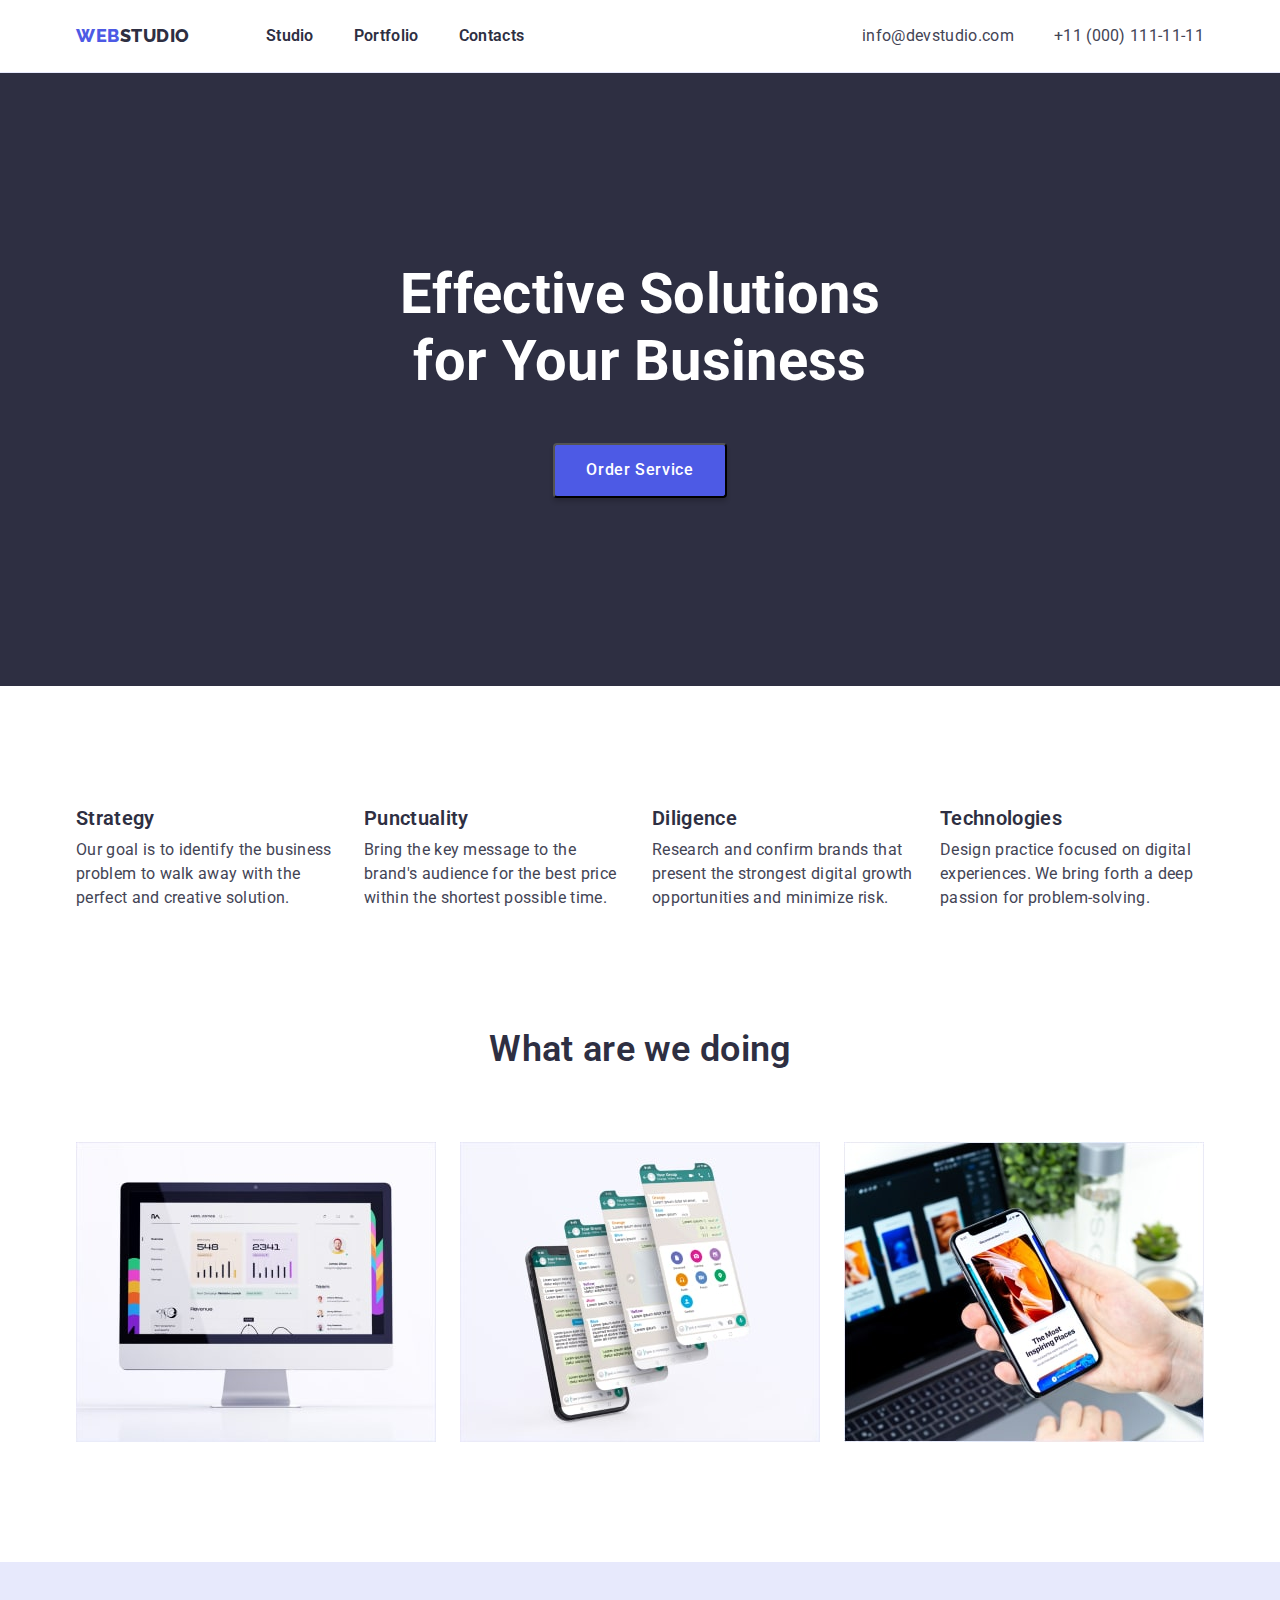
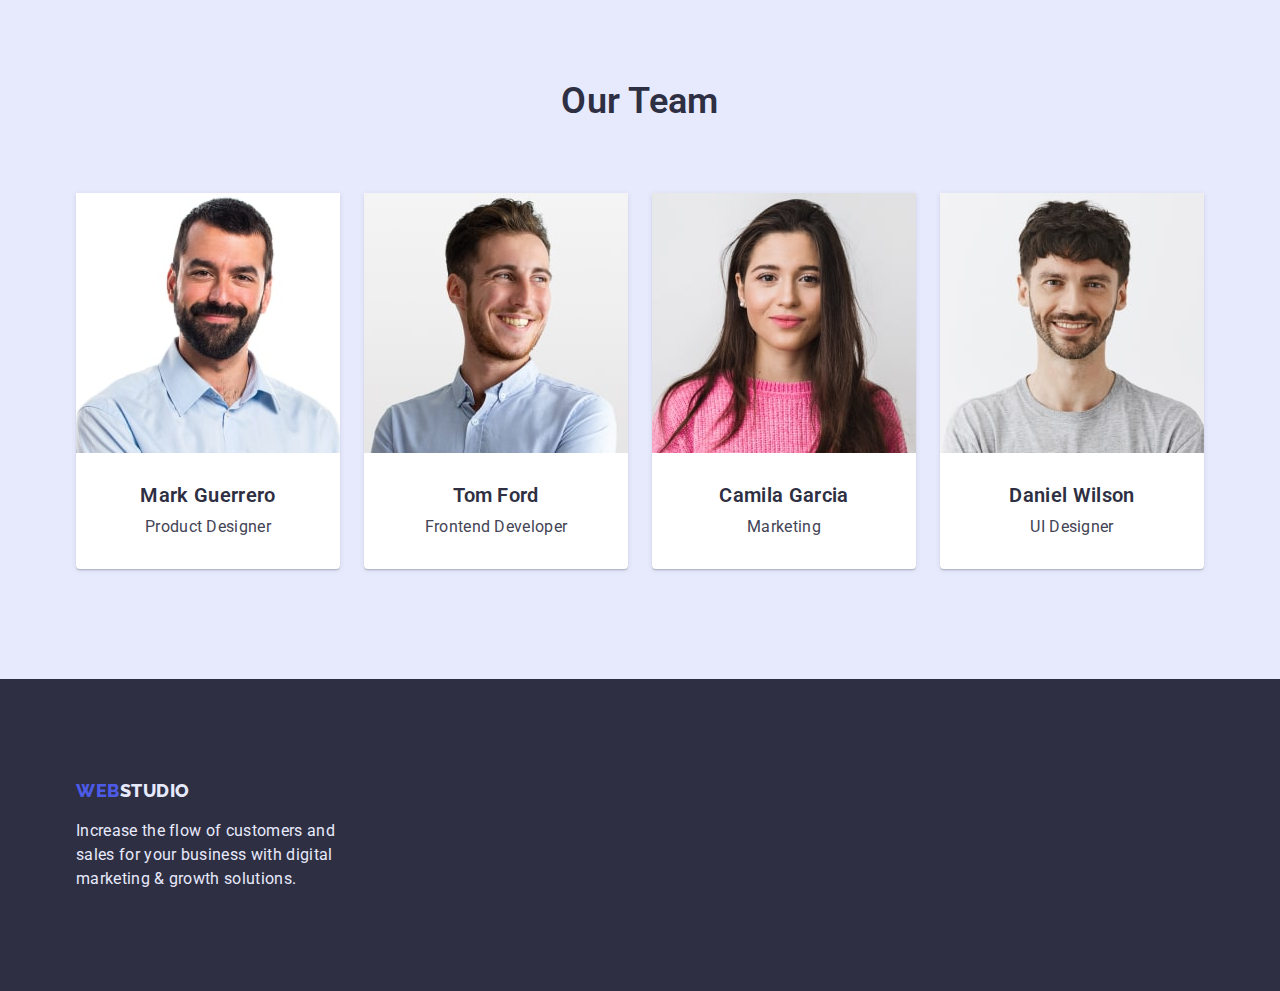
<file: index.html>
<!DOCTYPE html>
<html lang="en">
<head>
    <meta charset="UTF-8">
    <meta http-equiv="X-UA-Compatible" content="IE=edge">
    <meta name="kjhlhj" content="width=device-width, initial-scale=1.0">
    <title>homework</title>
    <link rel="preconnect" href="https://fonts.googleapis.com">
    <link rel="preconnect" href="https://fonts.gstatic.com" crossorigin>
    <link rel="preconnect" href="https://fonts.googleapis.com"><link rel="preconnect" href="https://fonts.gstatic.com" crossorigin><link href="https://fonts.googleapis.com/css2?family=Raleway:wght@800&family=Roboto:wght@400;500;700;900&display=swap" rel="stylesheet">
    <link rel="stylesheet" href="./css/style.css"> 
</head>
<body>
<!--Logo and nav-->
<header class="page-header">
<div class="container header-container"> 
    <nav class="header-nav">
        <a href="./index.html" class="logo">
            <span>Web</span>Studio
        </a>
        <ul class="site-nav">
            <li>
                <a href="./index.html">Studio</a>
            </li>
            <li>
                <a href="./portfolio.html">Portfolio</a>
            </li>
            <li>
                <a href="">Contacts</a>
            </li>
        </ul>  
    </nav> 
        <ul class="auth-nav">
            <li><a href="mailto:info@devstudio.com">info@devstudio.com</a></li>
            <li><a href="tel:+11000111-11-11 ">+11 (000) 111-11-11</a></li>
        </ul>      
</div>
</header>

<main>
<!--Hero-->
            <section class="hero">
                <div class="container">
                <h1 class="hero-tittle">Effective Solutions for Your Business</h1>
                <button type="button" class="hero-button">
                    Order Service
                </button>
            </div>
            </section>
<!--Company's quality-->
        <section class="quality-section">
            <div class="container">
                <ul class="quality">
                   <li>
                        <h3 class="quality-tittle">Strategy</h3>
                            <p class="quality-info">
                                Our goal is to identify the business problem to walk away with the perfect and creative solution. 
                            </p>
                   </li>
                    <li>
                        <h3 class="quality-tittle">Punctuality</h3>
                            <p class="quality-info">
                                Bring the key message to the brand's audience for the best price within the shortest possible time.
                            </p>
                    </li>
                    <li>
                        <h3 class="quality-tittle">Diligence</h3>
                            <p class="quality-info">
                                Research and confirm brands that present the strongest digital growth opportunities and minimize risk.
                            </p>
                    </li>
                    <li>
                        <h3 class="quality-tittle">Technologies</h3>
                            <p class="quality-info">
                                Design practice focused on digital experiences. We bring forth a deep passion for problem-solving.
                            </p>
                    </li>
                </ul>
            </div>
        </section>
<!--Works-->
        <section class="work">
        <div class="container">
            <h2 class="section-tittle">What are we doing</h2>
            <ul class="photo-work">
                <li>
                        <img src="images/rectangle.jpg" alt="user photo" width="360" class="photo">
                </li>
                <li>
                        <img src="images/rectangle1.jpg" alt="user photo" width="360" class="photo">
                </li>
                <li>
                        <img src="images/rectangle2.jpg" alt="user photo" width="360" class="photo">
                </li>
            </ul>
        </div>
        </section>
<!--Team-->
        <section class="section">
        <div class="container">
           <h2 class="section-tittle">Our Team</h2> 
           <ul class="worker-photo">
                <li class="worker-image">
                        <img src="images/photo.jpg" alt="user photo" width="264" class="avatar">
                        <h3 class="worker-name">Mark Guerrero</h3>
                        <p class="worker-job">Product Designer</p>
                </li>
                <li class="worker-image">
                        <img src="images/photo1.jpg" alt="user photo" width="264" class="avatar">
                        <h3 class="worker-name">Tom Ford</h3>
                        <p class="worker-job">Frontend Developer</p>
                </li>
                <li class="worker-image">
                        <img src="images/photo2.jpg" alt="user photo" width="264" class="avatar">
                        <h3 class="worker-name">Camila Garcia</h3>
                        <p class="worker-job">Marketing</p>
                </li>
                <li class="worker-image">
                        <img src="images/photo3.jpg" alt="user photo" width="264" class="avatar">
                        <h3 class="worker-name">Daniel Wilson</h3>
                        <p class="worker-job">UI Designer</p>
                </li>
           </ul>
        </div>
        </section>
</main>

<!--Logo and info-->
    <footer class="page-footer">
        <div class="container">
            <a href="./index.html" class="footer-logo">
                        <span>Web</span>Studio
            </a>
            <p class="footer-text">Increase the flow of customers and sales for your business with digital marketing & growth solutions.</p>
        </div>
    </footer>
</body>
</html>
</file>
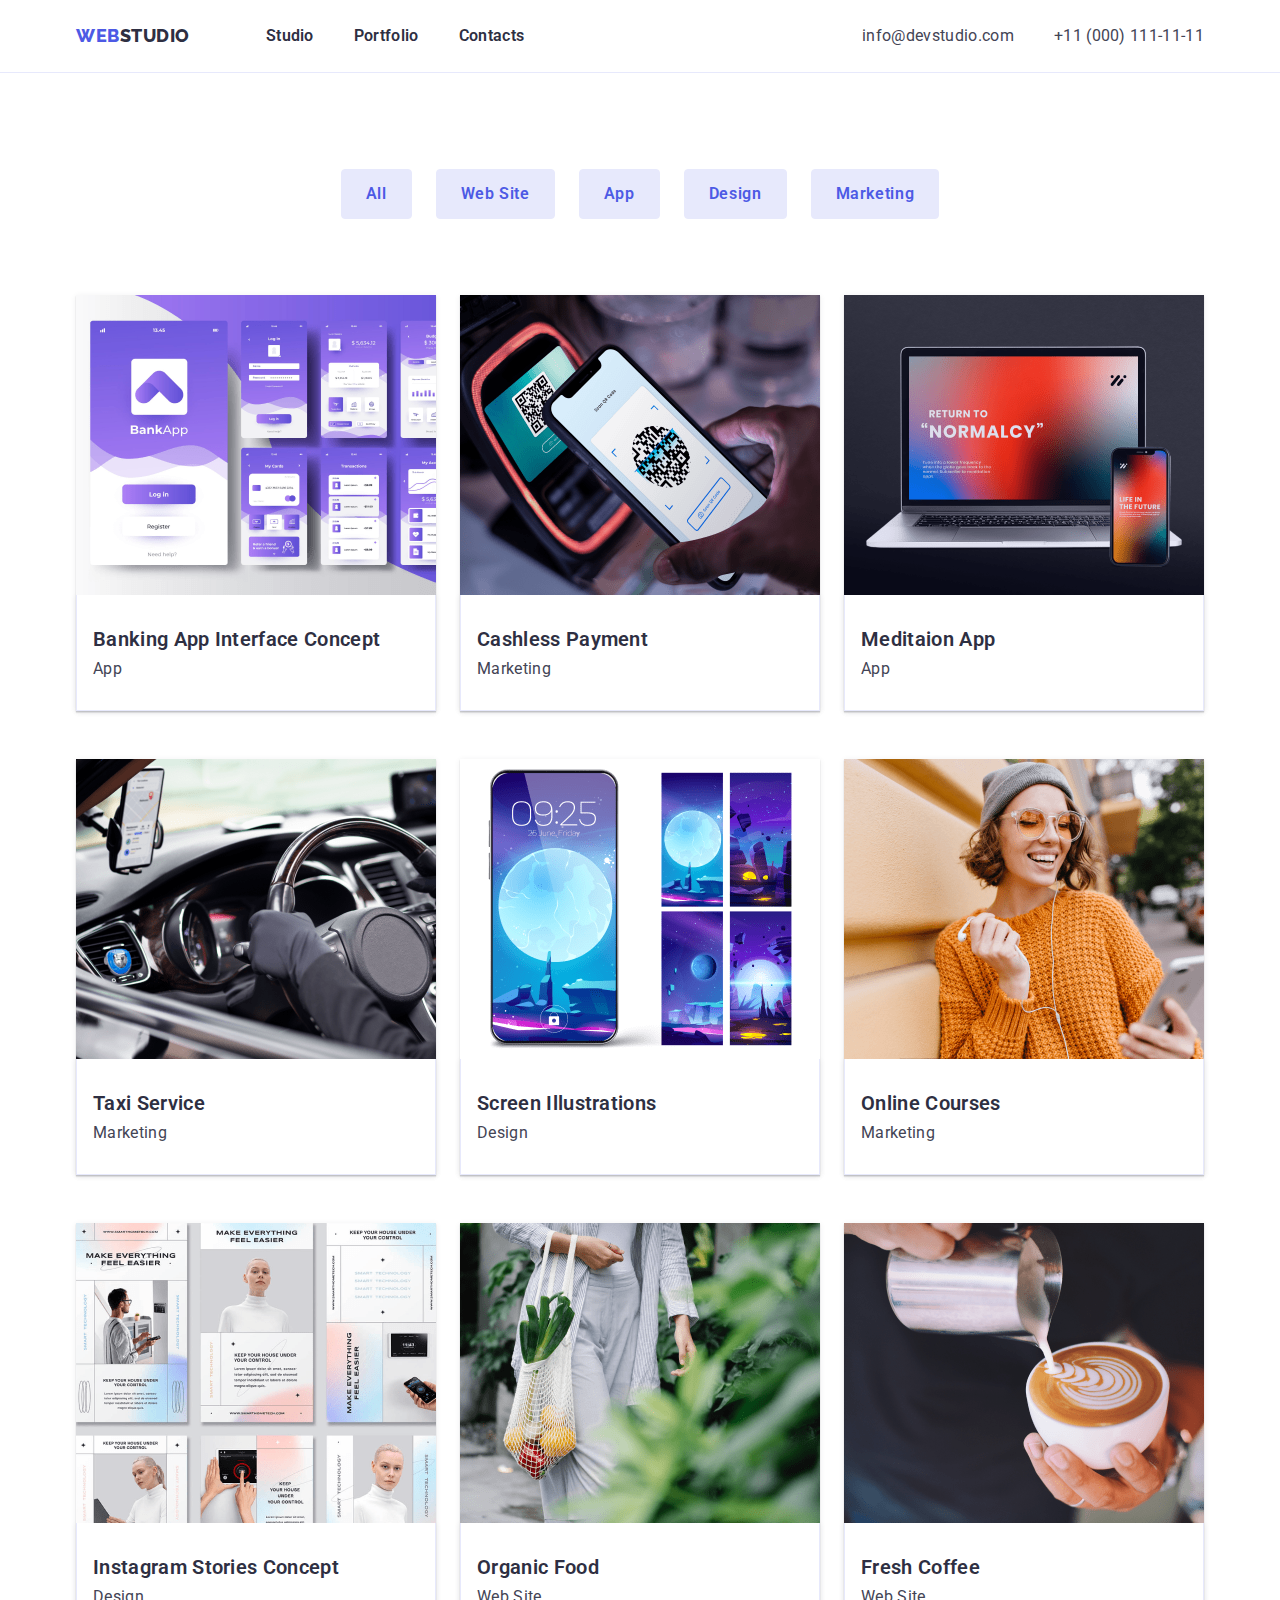
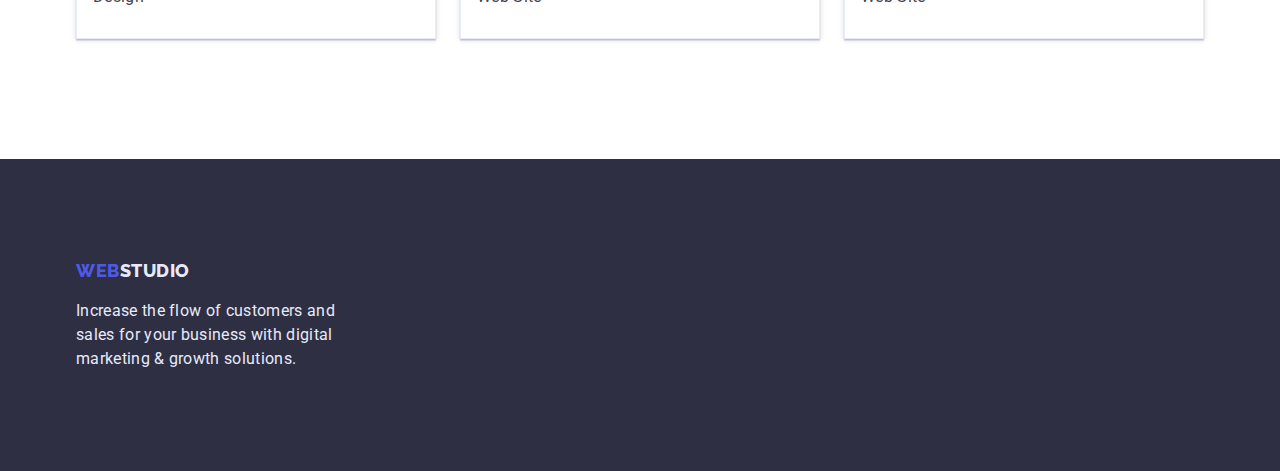
<file: portfolio.html>
<!DOCTYPE html>
<html lang="en">
<head>
    <meta charset="UTF-8">
    <meta http-equiv="X-UA-Compatible" content="IE=edge">
    <meta name="viewport" content="width=device-width, initial-scale=1.0">
    <title>Portfolio</title> 
    <link rel="preconnect" href="https://fonts.googleapis.com">
    <link rel="preconnect" href="https://fonts.gstatic.com" crossorigin>
    <link rel="preconnect" href="https://fonts.googleapis.com"><link rel="preconnect" href="https://fonts.gstatic.com" crossorigin><link href="https://fonts.googleapis.com/css2?family=Raleway:wght@800&family=Roboto:wght@400;500;700;900&display=swap" rel="stylesheet">
    <link rel="stylesheet" href="./css/style.css"> 
</head>
<body>
<!--Logo and nav-->
<header class="page-header">
<div class="container header-container">
    <nav class="header-nav">
        <a href="./index.html" class="logo">
            <span>Web</span>Studio
        </a>
        <ul class="site-nav">
            <li>
                <a href="./index.html">Studio</a>
            </li>
            <li>
                <a href="./portfolio.html">Portfolio</a>
            </li>
            <li>
                <a href="">Contacts</a>
            </li>
        </ul> 
    </nav>    
        <ul class="auth-nav">
            <li><a href="mailto:info@devstudio.com">info@devstudio.com</a></li>
            <li><a href="tel:+11000111-11-11 ">+11 (000) 111-11-11</a></li>
        </ul>  
</div>
</header>


 <main>
      <section class="portfolio">
    <!--Button-->
        <div class="container">
        <ul class="sortier-button">
            <li class="button">
                    <button type="button" class="button-text">All</button>
            </li>
            <li class="button">
                    <button type="button" class="button-text">Web Site</button>
            </li>
            <li class="button">
                    <button type="button" class="button-text">App</button>
            </li>
            <li class="button">
                    <button type="button" class="button-text">Design</button>
            </li>
            <li class="button">
                    <button type="button" class="button-text">Marketing</button>
            </li>
        </ul>
    <!--About work-->
        <ul class="portfolio-works">
            <li class="work-image">
                <img src="./images/work.png" alt="photo for portfolio" width="360" height="300" class="photo">
                <div class="portfolio-photo">
                <h3 class="work-tittle">Banking App Interface Concept</h3>
                <p class="work-type">App</p>   
                </div> 
            </li>
            <li class="work-image">
                <img src="./images/work1.png" alt="photo for portfolio" width="360" height="300" class="photo">
                <div class="portfolio-photo">
                <h3 class="work-tittle">Cashless Payment</h3>
                <p class="work-type">Marketing</p>    
                </div>
            </li>
            <li class="work-image">
                <img src="./images/work2.png" alt="photo for portfolio" width="360" height="300" class="photo">
                <div class="portfolio-photo">
                <h3 class="work-tittle">Meditaion App</h3>
                <p class="work-type">App</p>    
                </div>
            </li>
            <li class="work-image">
                <img src="./images/work3.png" alt="photo for portfolio" width="360" height="300" class="photo">
                <div class="portfolio-photo">
                <h3 class="work-tittle">Taxi Service</h3>
                <p class="work-type">Marketing</p>    
                </div>
            </li>
            <li class="work-image">
                <img src="./images/work4.png" alt="photo for portfolio" width="360" height="300" class="photo">
                <div class="portfolio-photo">
                <h3 class="work-tittle">Screen Illustrations</h3>
                <p class="work-type">Design</p>    
                </div>
            </li>
            <li class="work-image">
                <img src="./images/work5.png" alt="photo for portfolio" width="360" height="300" class="photo">
                <div class="portfolio-photo">
                <h3 class="work-tittle">Online Courses</h3>
                <p class="work-type">Marketing</p>    
                </div>
            </li>
            <li class="work-image">
                <img src="./images/work6.png" alt="photo for portfolio" width="360" height="300" class="photo">
                <div class="portfolio-photo">
                <h3 class="work-tittle">Instagram Stories Concept</h3>
                <p class="work-type">Design</p>    
                </div>  
            </li>
            <li class="work-image">
                <img src="./images/work7.png" alt="photo for portfolio" width="360" height="300" class="photo">
                <div class="portfolio-photo">
                <h3 class="work-tittle">Organic Food</h3>
                <p class="work-type">Web Site</p>    
                </div>
            </li>
            <li class="work-image">
                <img src="./images/work8.png" alt="photo for portfolio" width="360" height="300" class="photo">
                <div class="portfolio-photo">
                <h3 class="work-tittle">Fresh Coffee</h3>
                <p class="work-type">Web Site</p>    
                </div>
            </li>
        </ul>
        </div>
      </section>
 </main>

<!--Logo and info-->
<footer class="page-footer">
    <div class="container">
    <a href="./index.html" class="footer-logo">
                <span>Web</span>Studio
    </a>
    <p class="footer-text">Increase the flow of customers and sales for your business with digital marketing & growth solutions.</p>
    </div>
</footer>
</body>
</html>
</file>
<file: css/style.css>
/* CSS ЗМIHHI */
:root{
    --primary_brand: #4D5AE5;
    --hover: #404BBF;
    --body_text: #434455;
    --dark: #2E2F42;
    --light: #E7E9FC;
    --without: #fff;
}
*{
    margin: 0;
    padding: 0;
    list-style: none;
    box-sizing: border-box;
}
.container{
    width: 1158px;
    padding-left: 15px;
    padding-right: 15px;
    margin: 0 auto;
}
/* Off list */
ul{
    list-style: none;
}
/* Body */
body {
    background-color: var(--without);
    color: var(--body_text); 
    font-family: 'Roboto' , sans-serif;
    letter-spacing: 0.02em;
}

/* MAIN */

/* Logo */
.header-container{
    display: flex;
    align-items: center;
}
.page-header{
    border-bottom: 1px solid var(--light);
}
.header-nav{
    display: flex;
    align-items: center;
}
.logo{
    text-decoration: none;
    font-family: 'Raleway', sans-serif;
    font-weight: 800;
    font-size: 18px;
    line-height: 1.33;
    color: var(--dark);
    letter-spacing: 0.03em;
    text-transform: uppercase;
}
.logo span{
    color: var(--primary_brand);
}
.logo:hover{
    cursor: pointer;
}
.logo:focus{
    color: var(--primary_brand);
    background-color: var(--without);
}
/* Nav */
.site-nav{
    display: flex;
    margin-left: 76px;
}
.site-nav li{
    margin-right: 40px;
}
.site-nav li:last-child{
    margin-right: 0;
}
.site-nav a{
    display: block;
    padding-top: 24px;
    padding-bottom: 24px;
    text-decoration: none;
    font-weight: 600;
    line-height: 1.5;
    color: var(--dark);
}
.site-nav a:hover{
    cursor: pointer;
    color: var(--hover);
}
.site-nav a:focus{
    color: var(--primary_brand);
}
.auth-nav{
    display: flex;
    margin-left: auto;
}
.auth-nav li{
    margin-right: 40px;
}
.auth-nav li:last-child{
    margin-right: 0;
}
.auth-nav a{
    text-decoration: none;
    line-height: 1.5;
    color: var(--body_text);
}
.auth-nav a:hover{
    cursor: pointer;
    color: var(--hover);
}
.auth-nav a:focus{
    color: var(--hover);
}
/* Hero */
.hero {
    padding-top: 188px;
    padding-bottom: 188px;
    text-align: center;
    background: var(--dark);
}
.hero-tittle{
    max-width: 496px;
    margin: 0 auto;
    margin-bottom: 48px;
    font-weight: 700;
    font-size: 56px;
    line-height: 1.2;
    color: var(--without);
}
.hero-button{
    font-family: 'Roboto', sans-serif;
    display: inline-block;
    min-width: 169px;
    padding: 16px 31px;
    font-weight: 500;
    font-size: 16px;
    line-height: 1.18;
    letter-spacing: 0.04em;
    color: var(--without);
    background: var(--primary_brand);
    box-shadow: 0px 4px 4px rgba(0, 0, 0, 0.15);
    border-radius: 4px;
}
.hero-button:hover{
    background: var(--hover);
    cursor: pointer;
}
.hero-button:focus{
    background: var(--hover);
}
/* Company's quality */
.quality-section{
    padding-top: 120px;
}
.quality{
    display: flex;
    justify-content: space-between;
    
}
.quality-tittle{
    margin-bottom: 8px;
    font-weight: 600;
    font-size: 20px;
    line-height: 1.2;
    color: var(--dark);
}
.quality-info{
    width: 264px;
    height: 72px;
    line-height: 1.5;
}
/* Photo of work */
.work{
    padding-top: 120px;
    padding-bottom: 120px;

}
.photo-work{
    display: flex;
}
.photo-work li{
    margin-right: 24px;
}
.photo{
    display: block;
}
.photo-work li:last-child{
    margin-right: 0;
}
/* Sections */
.section{
    padding-top: 120px;
    padding-bottom: 110px;
    margin: 0 auto;
    background: var(--light);
}
.section-tittle{
    margin-bottom: 72px;
    text-align: center;
    font-weight: 600;
    font-size: 36px;
    line-height: 1.1;
    color: var(--dark);
}
/* Team */
.worker-image{
    background: var(--without);
    box-shadow: 0px 1px 6px rgba(46, 47, 66, 0.08), 0px 1px 1px rgba(46, 47, 66, 0.16), 0px 2px 1px rgba(46, 47, 66, 0.08);
    border-radius: 0px 0px 4px 4px;
}
.worker-name{
    text-align: center;
    margin-top: 30px;
    font-weight: 600;
    font-size: 20px;
    line-height: 1.2;
    color: var(--dark);
}
.worker-job{
    text-align: center;
    margin-top: 8px;
    margin-bottom: 30px;
    line-height: 1.5;
}
.worker-photo{
    display: flex;
}
.worker-photo li{
    margin-right: 24px;
}
.worker-photo li:last-child{
    margin-right: 0;
}
.avatar{
    display: block;
}

/* Footer */
.page-footer{
    padding-top: 100px;
    padding-bottom: 100px;
    background: var(--dark);
}
.footer-logo{
    text-transform: uppercase;
    text-decoration: none;
    font-family: 'Raleway', sans-serif;
    font-weight: 800;
    font-size: 18px;
    line-height: 1.33;
    color: var(--light);
    letter-spacing: 0.03em;
}
.footer-logo span{
    color: var(--primary_brand);
}
.footer-logo:hover{
    cursor: pointer;
}
.footer-logo:focus{
    color: var(--primary_brand);
}
.footer-text{
    margin-top: 16px;
    width: 264px;
    height: 72px;
    line-height: 1.5;
    color: var(--light);
}


/* PORTFOLIO */

.portfolio{
    padding-top: 96px;
    padding-bottom: 120px;
}
/* Button */
.sortier-button{
    display: flex;
    justify-content: center;
    margin-bottom: 76px;
}
.sortier-button li{
    margin-right: 24px;
}
.sortier-button li:last-child{
    margin-right: 0;
}
.button-text{ 
    font-family: 'Roboto', sans-serif;
    padding: 12px 24px;
    font-weight: 600;
    font-size: 16px;
    line-height: 1.5;
    letter-spacing: 0.04em;
    background: var(--light);
    border: 1px solid #E7E9FC;
    border-radius: 4px;
    color: var(--primary_brand);
}
.button-text:hover{
    background: var(--hover);
    box-shadow: 0px 3px 1px rgba(0, 0, 0, 0.1), 0px 2px 1px rgba(0, 0, 0, 0.08), 0px 2px 2px rgba(0, 0, 0, 0.12);
    border-radius: 4px;
    color: var(--without);
    cursor: pointer;
}
.button-text:focus{
    background: var(--hover);
    box-shadow: 0px 3px 1px rgba(0, 0, 0, 0.1), 0px 2px 1px rgba(0, 0, 0, 0.08), 0px 2px 2px rgba(0, 0, 0, 0.12);
    border-radius: 4px;
    color: var(--without);
}
/* Works */
.portfolio-works{
    display: flex;
    flex-wrap: wrap;
    row-gap: 48px;
    column-gap: 24px;
}
/* .portfolio-works li{
    margin-bottom: 24px;
} */
.portfolio-works li:nth-last-child(-n+3){
    margin-bottom: 0;
} 
.work-image{
    background: var(--without);
    box-shadow: 0px 1px 6px rgba(46, 47, 66, 0.08), 0px 1px 1px rgba(46, 47, 66, 0.16), 0px 2px 1px rgba(46, 47, 66, 0.08);
}
.portfolio-photo{
    padding: 32px 16px;
    border: 1px solid var(--light);
    border-top: none;
    box-shadow: 0px 1px 6px rgba(46, 47, 66, 0.08);
}
.work-tittle{
    font-weight: 600;
    font-size: 20px;
    line-height: 1.2;
    color: var(--dark);
}
.work-type{
    margin-top: 8px;
}
</file>
